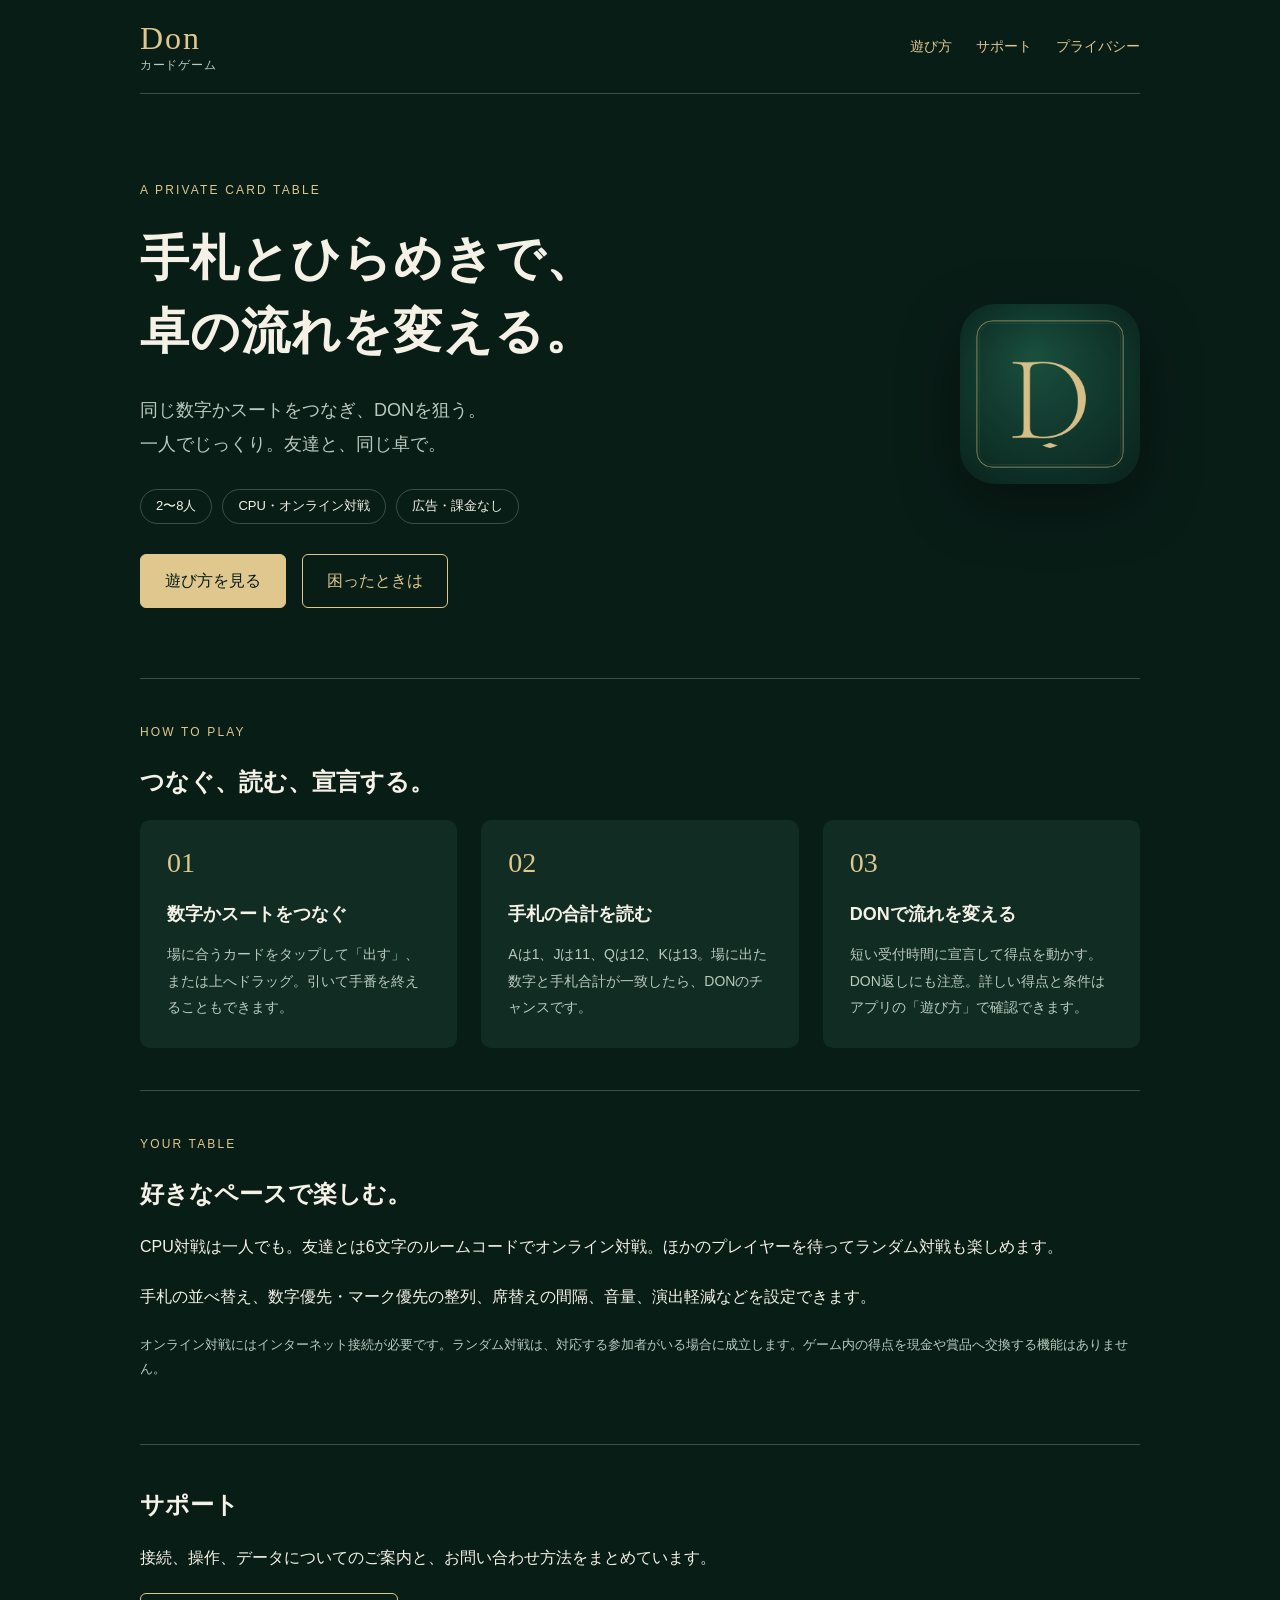
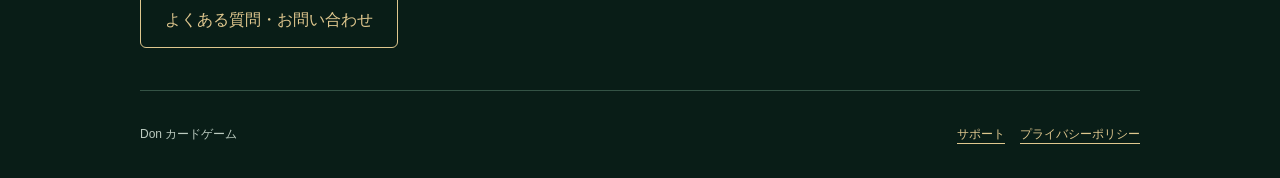
<file: index.html>
<!doctype html>
<html lang="ja"><head><meta charset="utf-8"><meta name="viewport" content="width=device-width,initial-scale=1"><meta name="description" content="Don カードゲームの公式サポート。遊び方、よくある質問、プライバシーポリシーをご案内します。"><meta name="theme-color" content="#091d17"><title>Don カードゲーム｜公式サポート</title><link rel="icon" href="assets/app-icon.png"><link rel="stylesheet" href="styles.css"></head>
<body><a class="skip" href="#main">本文へ移動</a><header><a class="brand" href="./" aria-label="Don カードゲーム トップ">Don<span>カードゲーム</span></a><nav aria-label="メインメニュー"><a href="#play">遊び方</a><a href="support.html">サポート</a><a href="privacy.html">プライバシー</a></nav></header>
<main id="main"><div class="hero"><div><p class="eyebrow">A PRIVATE CARD TABLE</p><h1>手札とひらめきで、<br>卓の流れを変える。</h1><p class="lead">同じ数字かスートをつなぎ、DONを狙う。<br>一人でじっくり。友達と、同じ卓で。</p><div class="chips"><span>2〜8人</span><span>CPU・オンライン対戦</span><span>広告・課金なし</span></div><div class="actions"><a class="button primary" href="#play">遊び方を見る</a><a class="button" href="support.html">困ったときは</a></div></div><img class="icon" src="assets/app-icon.png" width="180" height="180" alt="Donのアプリアイコン"></div>
<section id="play"><p class="eyebrow">HOW TO PLAY</p><h2>つなぐ、読む、宣言する。</h2><div class="grid"><article class="card"><span class="number">01</span><h3>数字かスートをつなぐ</h3><p>場に合うカードをタップして「出す」、または上へドラッグ。引いて手番を終えることもできます。</p></article><article class="card"><span class="number">02</span><h3>手札の合計を読む</h3><p>Aは1、Jは11、Qは12、Kは13。場に出た数字と手札合計が一致したら、DONのチャンスです。</p></article><article class="card"><span class="number">03</span><h3>DONで流れを変える</h3><p>短い受付時間に宣言して得点を動かす。DON返しにも注意。詳しい得点と条件はアプリの「遊び方」で確認できます。</p></article></div></section>
<section><p class="eyebrow">YOUR TABLE</p><h2>好きなペースで楽しむ。</h2><p>CPU対戦は一人でも。友達とは6文字のルームコードでオンライン対戦。ほかのプレイヤーを待ってランダム対戦も楽しめます。</p><p>手札の並べ替え、数字優先・マーク優先の整列、席替えの間隔、音量、演出軽減などを設定できます。</p><p class="note">オンライン対戦にはインターネット接続が必要です。ランダム対戦は、対応する参加者がいる場合に成立します。ゲーム内の得点を現金や賞品へ交換する機能はありません。</p></section>
<section><h2>サポート</h2><p>接続、操作、データについてのご案内と、お問い合わせ方法をまとめています。</p><a class="button" href="support.html">よくある質問・お問い合わせ</a></section></main>
<footer><span>Don カードゲーム</span><div><a href="support.html">サポート</a><a href="privacy.html">プライバシーポリシー</a></div></footer></body></html>
</file>
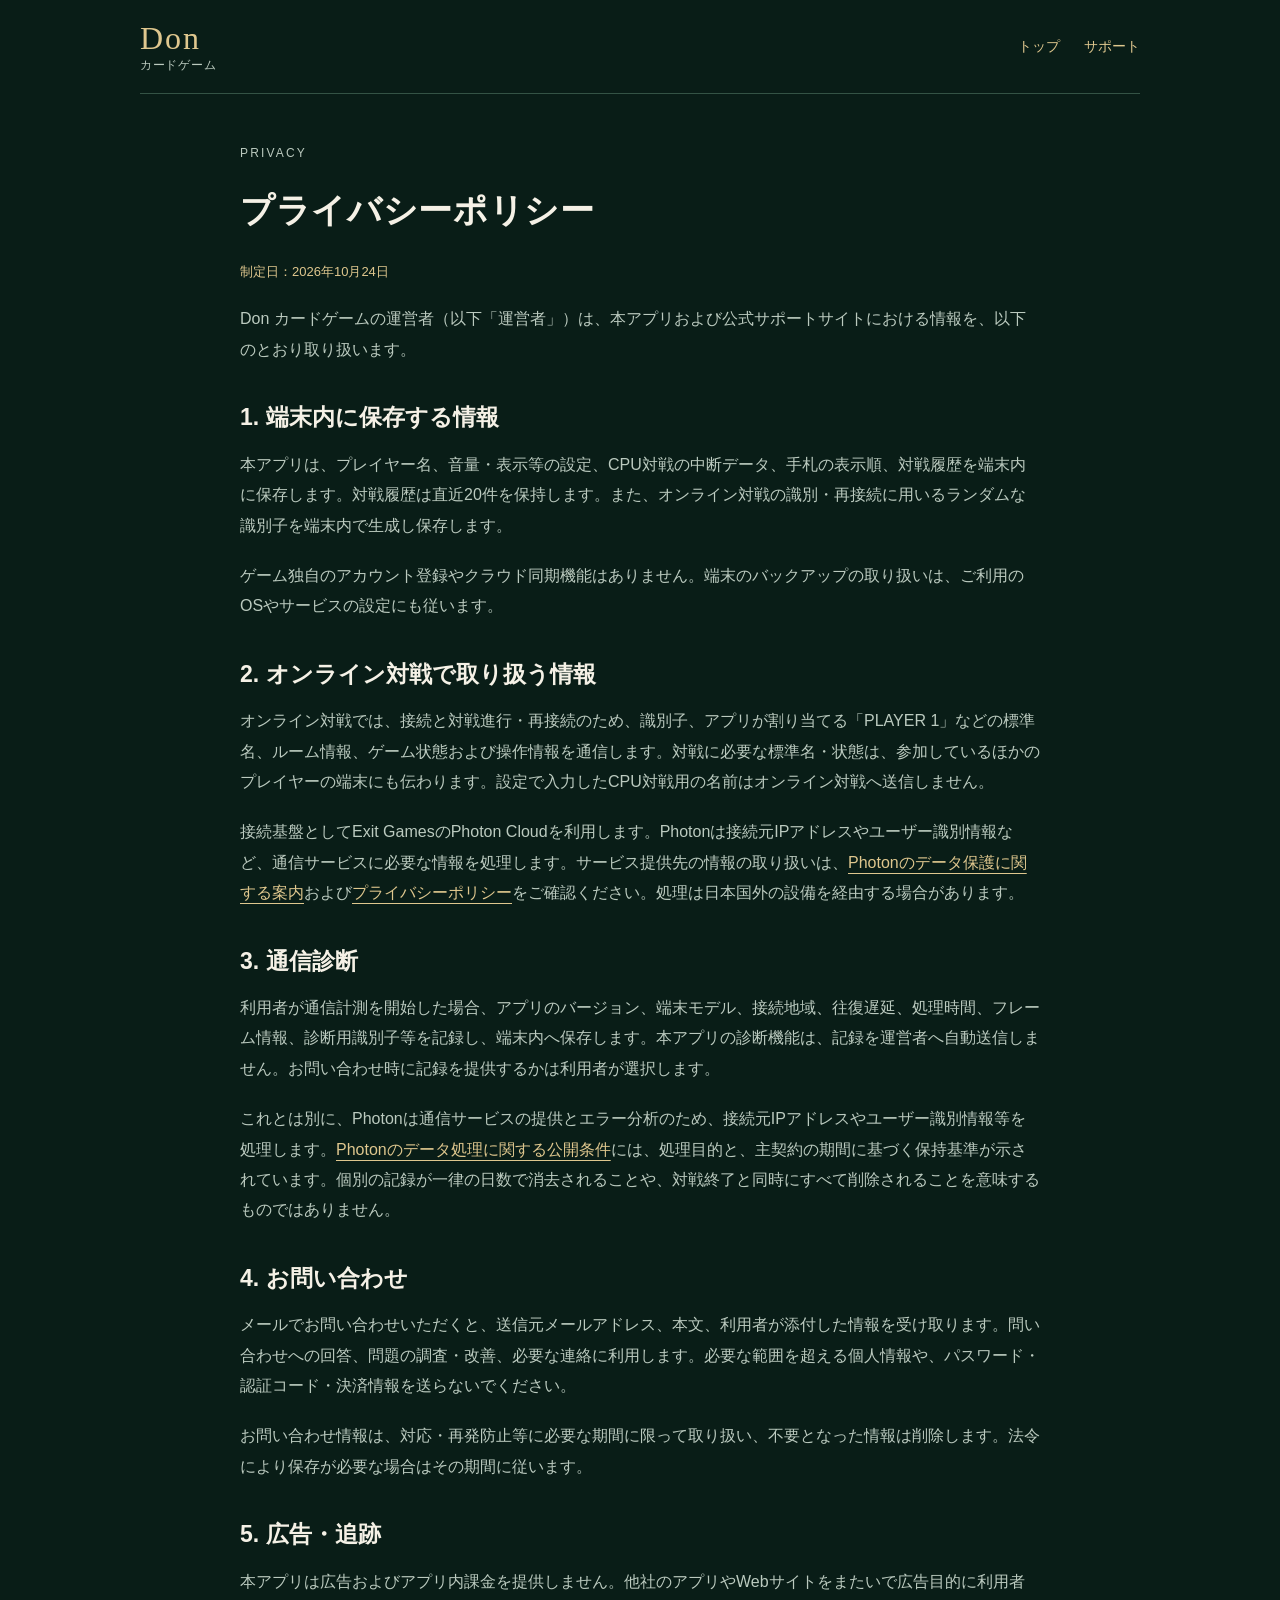
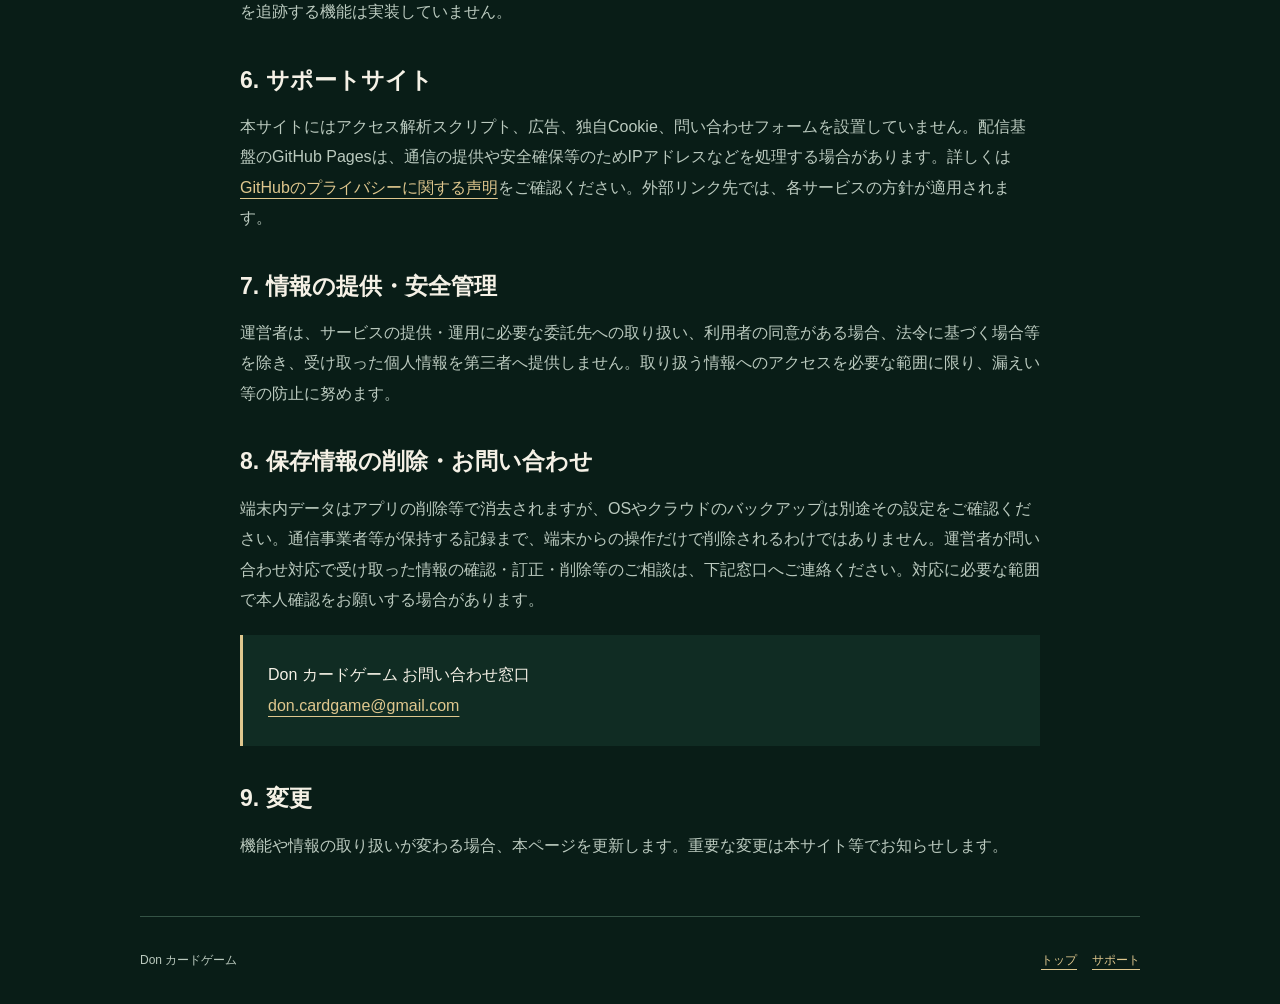
<file: privacy.html>
<!doctype html>
<html lang="ja"><head><meta charset="utf-8"><meta name="viewport" content="width=device-width,initial-scale=1"><meta name="description" content="Don カードゲームのプライバシーポリシー。オンライン対戦、端末保存、問い合わせにおける情報の取り扱いについて。"><meta name="theme-color" content="#091d17"><title>プライバシーポリシー｜Don カードゲーム</title><link rel="icon" href="assets/app-icon.png"><link rel="stylesheet" href="styles.css"></head>
<body><a class="skip" href="#main">本文へ移動</a><header><a class="brand" href="./">Don<span>カードゲーム</span></a><nav aria-label="メインメニュー"><a href="./">トップ</a><a href="support.html">サポート</a></nav></header>
<main id="main" class="document"><p class="eyebrow">PRIVACY</p><h1>プライバシーポリシー</h1><p class="meta">制定日：2026年10月24日</p><p>Don カードゲームの運営者（以下「運営者」）は、本アプリおよび公式サポートサイトにおける情報を、以下のとおり取り扱います。</p>
<h2>1. 端末内に保存する情報</h2><p>本アプリは、プレイヤー名、音量・表示等の設定、CPU対戦の中断データ、手札の表示順、対戦履歴を端末内に保存します。対戦履歴は直近20件を保持します。また、オンライン対戦の識別・再接続に用いるランダムな識別子を端末内で生成し保存します。</p><p>ゲーム独自のアカウント登録やクラウド同期機能はありません。端末のバックアップの取り扱いは、ご利用のOSやサービスの設定にも従います。</p>
<h2>2. オンライン対戦で取り扱う情報</h2><p>オンライン対戦では、接続と対戦進行・再接続のため、識別子、アプリが割り当てる「PLAYER 1」などの標準名、ルーム情報、ゲーム状態および操作情報を通信します。対戦に必要な標準名・状態は、参加しているほかのプレイヤーの端末にも伝わります。設定で入力したCPU対戦用の名前はオンライン対戦へ送信しません。</p><p>接続基盤としてExit GamesのPhoton Cloudを利用します。Photonは接続元IPアドレスやユーザー識別情報など、通信サービスに必要な情報を処理します。サービス提供先の情報の取り扱いは、<a href="https://www.photonengine.com/terms/gdpr">Photonのデータ保護に関する案内</a>および<a href="https://www.photonengine.com/terms/privacyandcookiepolicy">プライバシーポリシー</a>をご確認ください。処理は日本国外の設備を経由する場合があります。</p>
<h2>3. 通信診断</h2><p>利用者が通信計測を開始した場合、アプリのバージョン、端末モデル、接続地域、往復遅延、処理時間、フレーム情報、診断用識別子等を記録し、端末内へ保存します。本アプリの診断機能は、記録を運営者へ自動送信しません。お問い合わせ時に記録を提供するかは利用者が選択します。</p><p>これとは別に、Photonは通信サービスの提供とエラー分析のため、接続元IPアドレスやユーザー識別情報等を処理します。<a href="https://www.photonengine.com/terms/dpa">Photonのデータ処理に関する公開条件</a>には、処理目的と、主契約の期間に基づく保持基準が示されています。個別の記録が一律の日数で消去されることや、対戦終了と同時にすべて削除されることを意味するものではありません。</p>
<h2>4. お問い合わせ</h2><p>メールでお問い合わせいただくと、送信元メールアドレス、本文、利用者が添付した情報を受け取ります。問い合わせへの回答、問題の調査・改善、必要な連絡に利用します。必要な範囲を超える個人情報や、パスワード・認証コード・決済情報を送らないでください。</p><p>お問い合わせ情報は、対応・再発防止等に必要な期間に限って取り扱い、不要となった情報は削除します。法令により保存が必要な場合はその期間に従います。</p>
<h2>5. 広告・追跡</h2><p>本アプリは広告およびアプリ内課金を提供しません。他社のアプリやWebサイトをまたいで広告目的に利用者を追跡する機能は実装していません。</p>
<h2>6. サポートサイト</h2><p>本サイトにはアクセス解析スクリプト、広告、独自Cookie、問い合わせフォームを設置していません。配信基盤のGitHub Pagesは、通信の提供や安全確保等のためIPアドレスなどを処理する場合があります。詳しくは<a href="https://docs.github.com/en/site-policy/privacy-policies/github-general-privacy-statement">GitHubのプライバシーに関する声明</a>をご確認ください。外部リンク先では、各サービスの方針が適用されます。</p>
<h2>7. 情報の提供・安全管理</h2><p>運営者は、サービスの提供・運用に必要な委託先への取り扱い、利用者の同意がある場合、法令に基づく場合等を除き、受け取った個人情報を第三者へ提供しません。取り扱う情報へのアクセスを必要な範囲に限り、漏えい等の防止に努めます。</p>
<h2>8. 保存情報の削除・お問い合わせ</h2><p>端末内データはアプリの削除等で消去されますが、OSやクラウドのバックアップは別途その設定をご確認ください。通信事業者等が保持する記録まで、端末からの操作だけで削除されるわけではありません。運営者が問い合わせ対応で受け取った情報の確認・訂正・削除等のご相談は、下記窓口へご連絡ください。対応に必要な範囲で本人確認をお願いする場合があります。</p><div class="contact">Don カードゲーム お問い合わせ窓口<br><a href="mailto:don.cardgame@gmail.com">don.cardgame@gmail.com</a></div>
<h2>9. 変更</h2><p>機能や情報の取り扱いが変わる場合、本ページを更新します。重要な変更は本サイト等でお知らせします。</p></main>
<footer><span>Don カードゲーム</span><div><a href="./">トップ</a><a href="support.html">サポート</a></div></footer></body></html>
</file>
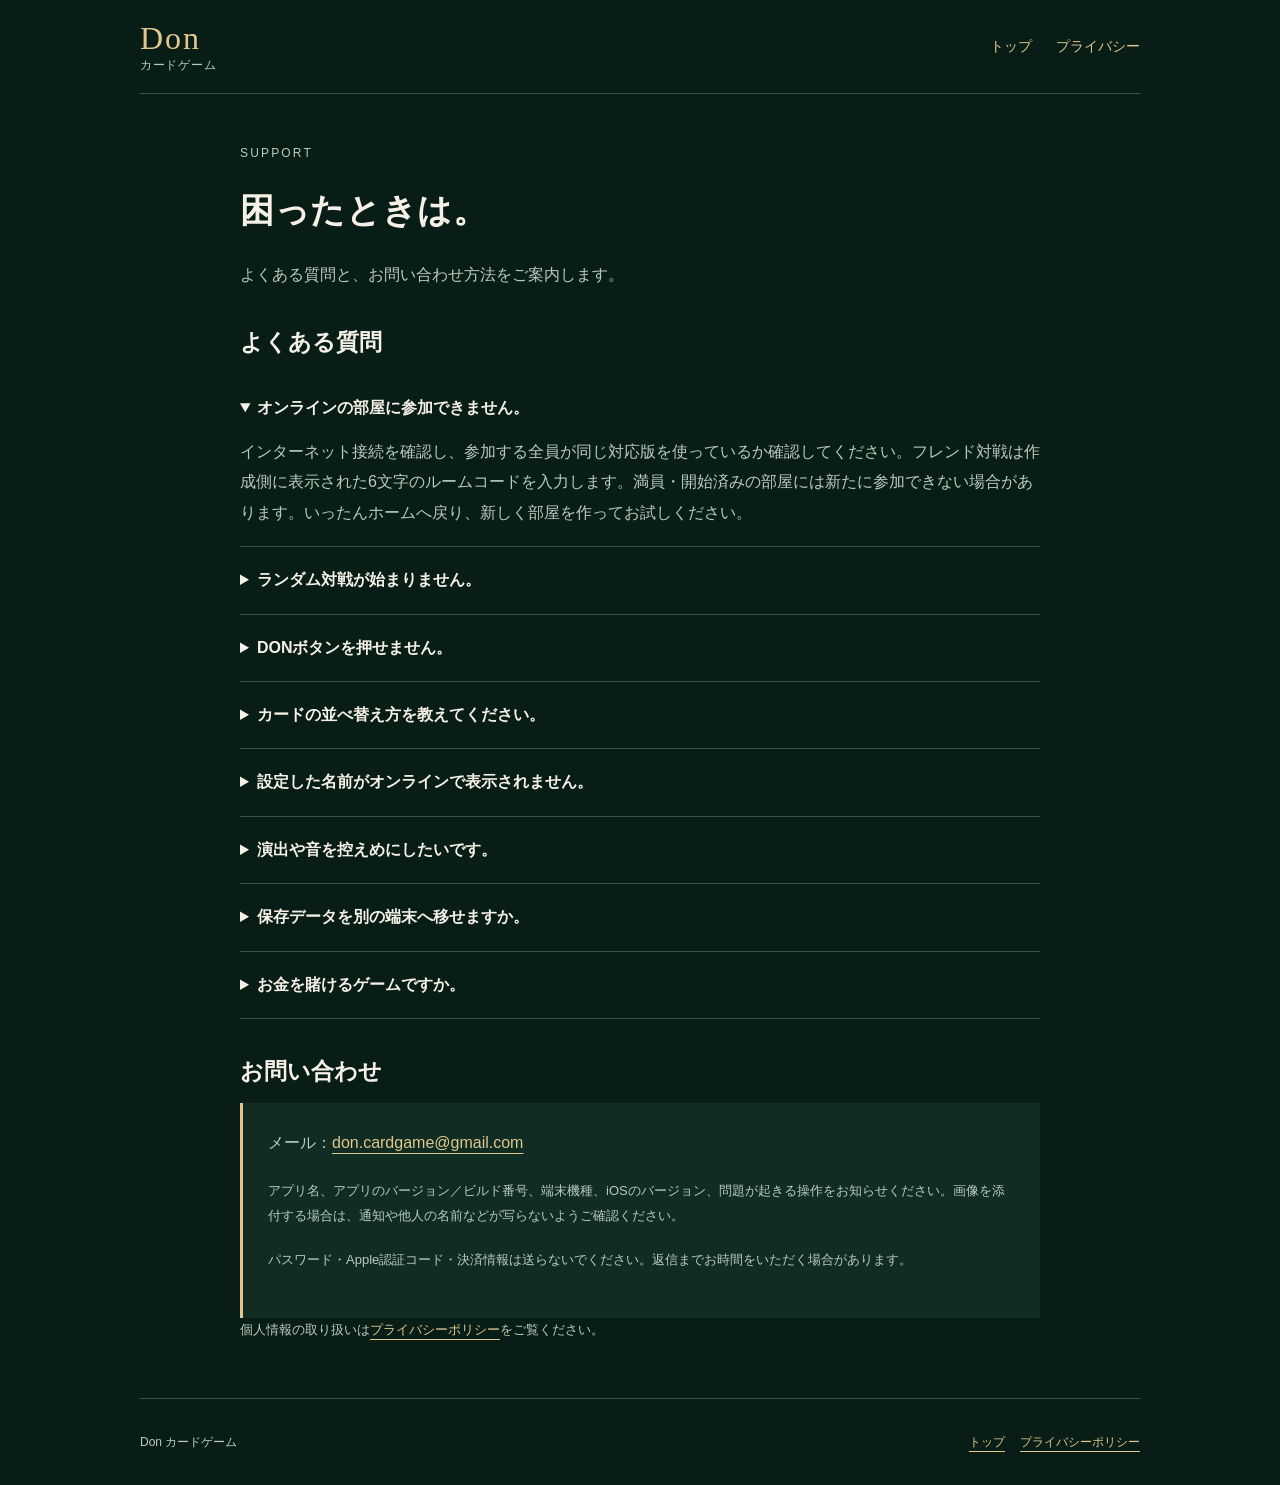
<file: support.html>
<!doctype html>
<html lang="ja"><head><meta charset="utf-8"><meta name="viewport" content="width=device-width,initial-scale=1"><meta name="description" content="Don カードゲームの操作・オンライン対戦・保存データに関するFAQとお問い合わせ先。"><meta name="theme-color" content="#091d17"><title>サポート｜Don カードゲーム</title><link rel="icon" href="assets/app-icon.png"><link rel="stylesheet" href="styles.css"></head>
<body><a class="skip" href="#main">本文へ移動</a><header><a class="brand" href="./">Don<span>カードゲーム</span></a><nav aria-label="メインメニュー"><a href="./">トップ</a><a href="privacy.html">プライバシー</a></nav></header>
<main id="main" class="document"><p class="eyebrow">SUPPORT</p><h1>困ったときは。</h1><p>よくある質問と、お問い合わせ方法をご案内します。</p>
<h2>よくある質問</h2>
<details open><summary>オンラインの部屋に参加できません。</summary><p>インターネット接続を確認し、参加する全員が同じ対応版を使っているか確認してください。フレンド対戦は作成側に表示された6文字のルームコードを入力します。満員・開始済みの部屋には新たに参加できない場合があります。いったんホームへ戻り、新しく部屋を作ってお試しください。</p></details>
<details><summary>ランダム対戦が始まりません。</summary><p>対応するほかのプレイヤーの参加を待つ場合があります。一人ですぐ遊びたいときはCPU対戦を選んでください。待機中はロビーの案内に従い、退出してやり直すこともできます。</p></details>
<details><summary>DONボタンを押せません。</summary><p>場に出た数字と手札合計が一致するなど、宣言できる条件を満たす間だけ有効になります。受付時間は短く、見送り後の制限もあります。詳しくはホームの「遊び方」をご覧ください。</p></details>
<details><summary>カードの並べ替え方を教えてください。</summary><p>横スワイプで手札をスクロールし、カードを約0.3秒長押ししてからドラッグすると並べ替えできます。タップと「出す」、または短く上へドラッグするとプレイします。設定で数字優先・マーク優先を選べます。</p></details>
<details><summary>設定した名前がオンラインで表示されません。</summary><p>オンライン対戦では「PLAYER 1」などの標準名を使用します。設定で入力した名前はCPU対戦用で、オンラインの相手には送信しません。通信V16以降の対応版同士で対戦してください。</p></details>
<details><summary>演出や音を控えめにしたいです。</summary><p>設定から音量や演出軽減、精算アニメーションの省略を変更できます。オンラインでは設定画面を開いている間も対戦は進行します。</p></details>
<details><summary>保存データを別の端末へ移せますか。</summary><p>ゲーム独自のアカウントやクラウド同期機能はありません。設定、CPU対戦の中断、履歴は端末内に保存します。アプリを削除するとデータが失われる可能性があります。復旧確認の前に削除・再インストールすることはお控えください。</p></details>
<details><summary>お金を賭けるゲームですか。</summary><p>得点はゲーム内の勝敗を表します。賭け金の購入、換金、現金や賞品への交換機能はありません。広告・アプリ内課金もありません。</p></details>
<h2>お問い合わせ</h2><div class="contact"><p>メール：<a href="mailto:don.cardgame@gmail.com">don.cardgame@gmail.com</a></p><p class="note">アプリ名、アプリのバージョン／ビルド番号、端末機種、iOSのバージョン、問題が起きる操作をお知らせください。画像を添付する場合は、通知や他人の名前などが写らないようご確認ください。</p><p class="note">パスワード・Apple認証コード・決済情報は送らないでください。返信までお時間をいただく場合があります。</p></div>
<p class="note">個人情報の取り扱いは<a href="privacy.html">プライバシーポリシー</a>をご覧ください。</p></main>
<footer><span>Don カードゲーム</span><div><a href="./">トップ</a><a href="privacy.html">プライバシーポリシー</a></div></footer></body></html>
</file>
<file: styles.css>
:root{color-scheme:dark;--bg:#091d17;--panel:#102c23;--line:#345345;--ink:#f5f1e6;--muted:#bbcabf;--gold:#dfc78e}*{box-sizing:border-box}html{scroll-behavior:smooth}body{margin:0;background:var(--bg);color:var(--ink);font:16px/1.9 -apple-system,BlinkMacSystemFont,"Hiragino Kaku Gothic ProN","Yu Gothic",sans-serif}a{color:var(--gold);text-underline-offset:5px}a:hover{color:#fff}a:focus-visible{outline:2px solid var(--gold);outline-offset:6px}header,main,footer{width:min(100% - 40px,1000px);margin-inline:auto}header{display:flex;align-items:center;justify-content:space-between;gap:20px;min-height:94px;border-bottom:1px solid var(--line)}.brand{font:32px Georgia,serif;text-decoration:none;letter-spacing:.06em}.brand span{font:12px/1.4 sans-serif;display:block;letter-spacing:.06em;color:var(--muted)}nav{display:flex;gap:24px;font-size:14px;flex-wrap:wrap}nav a{text-decoration:none}.hero{padding:85px 0 70px;display:grid;grid-template-columns:1fr 180px;gap:50px;align-items:center}.eyebrow{font-size:12px;letter-spacing:.18em;color:var(--gold);margin:0 0 20px}h1{font-size:clamp(30px,5vw,49px);line-height:1.5;letter-spacing:.02em;margin:0 0 24px}h2{font-size:24px;line-height:1.5;margin:0 0 20px}h3{font-size:18px;margin:0 0 10px}p{margin:0 0 20px}.lead{font-size:18px;color:var(--muted)}.icon{width:180px;height:180px;border-radius:35px;box-shadow:0 20px 60px #0006}.chips{display:flex;gap:10px;flex-wrap:wrap;margin:28px 0}.chips span{border:1px solid var(--line);padding:4px 15px;border-radius:30px;font-size:13px}.actions{display:flex;gap:16px;flex-wrap:wrap;margin-top:30px}.button{display:inline-block;text-decoration:none;padding:11px 24px;border:1px solid var(--gold);border-radius:6px}.button.primary{background:var(--gold);color:var(--bg)}section{padding:42px 0;border-top:1px solid var(--line)}.grid{display:grid;grid-template-columns:repeat(3,1fr);gap:24px}.card{background:var(--panel);padding:27px;border-radius:10px}.card p{color:var(--muted);font-size:14px;margin:0}.number{font:28px Georgia,serif;color:var(--gold);margin-bottom:18px;display:block}.document{max-width:800px;padding-top:48px;padding-bottom:35px}.document h1{font-size:34px}.document h2{font-size:23px;margin:35px 0 15px}.document p,.document li{color:var(--muted)}.document strong{color:var(--ink)}ul,ol{padding-left:24px}.note{font-size:13px;color:var(--muted)}.contact{padding:25px;background:var(--panel);border-left:3px solid var(--gold);overflow-wrap:anywhere}details{border-bottom:1px solid var(--line);padding:18px 0}summary{cursor:pointer;color:var(--ink);font-weight:600}details p{margin:14px 0 0}.meta{color:var(--gold)!important;font-size:13px}footer{padding:32px 0;border-top:1px solid var(--line);display:flex;justify-content:space-between;gap:15px;color:var(--muted);font-size:12px}footer a{margin-left:15px}.skip{position:absolute;left:12px;top:-100px;padding:8px;background:var(--panel)}.skip:focus{top:10px}@media(max-width:650px){header{min-height:100px;align-items:flex-start;padding:22px 0;gap:18px}nav{gap:8px 16px;justify-content:flex-end;font-size:12px}.hero{padding:46px 0;grid-template-columns:1fr;gap:25px}.hero .icon{grid-row:1;width:84px;height:84px;border-radius:19px}.grid{grid-template-columns:1fr;gap:15px}section{padding:32px 0}.document{padding-top:35px}.document h1{font-size:28px}footer{display:block}footer div{margin-top:8px}footer a{margin:0 16px 0 0}.lead{font-size:16px}}
</file>
